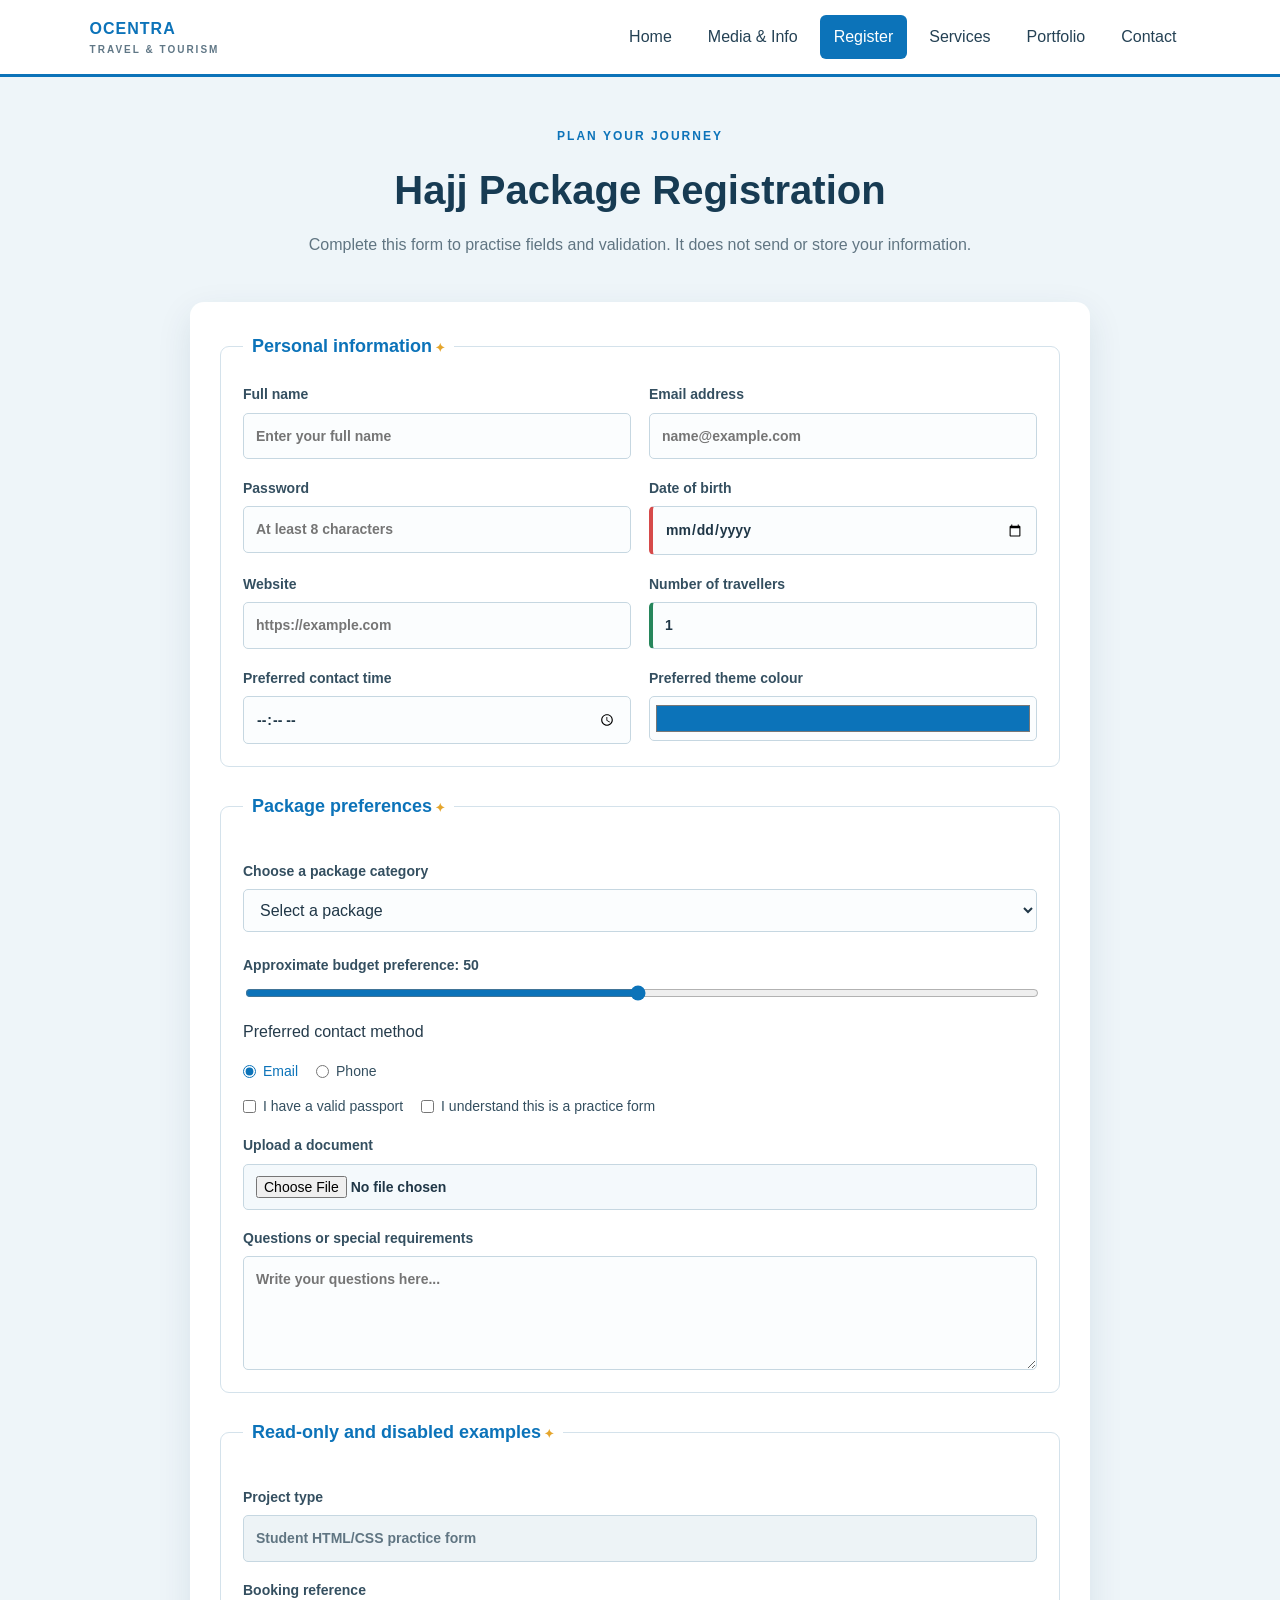
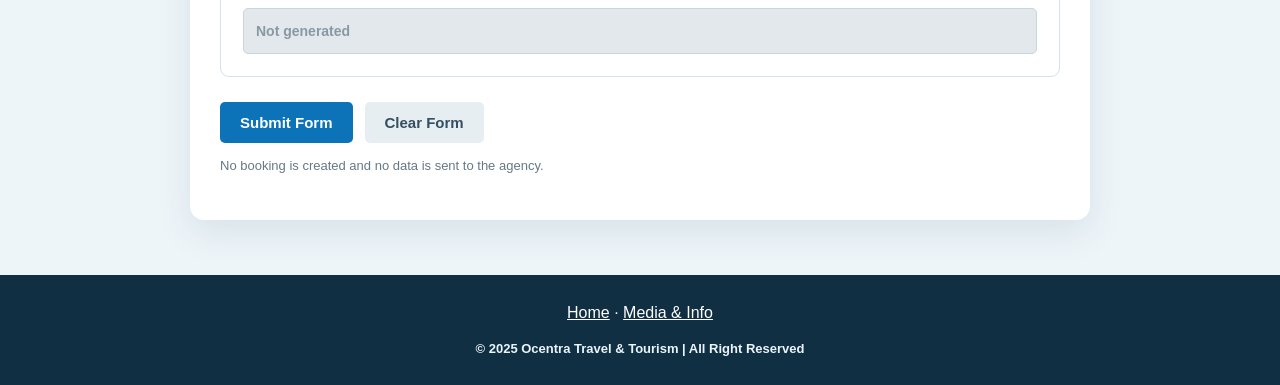
<file: register.html>
<!DOCTYPE html>
<html lang="en">
<head>
    <meta charset="UTF-8">
    <meta name="viewport" content="width=device-width, initial-scale=1.0">
    <title>Registration | Ocentra Travel</title>
    <link rel="stylesheet" href="register.css">
</head>
<body>
    <header class="register-header">
        <div class="brand">OCENTRA <span>TRAVEL &amp; TOURISM</span></div>
        <nav aria-label="Main navigation">
            <a href="index.html">Home</a>
            <a href="media.html">Media &amp; Info</a>
            <a class="active" href="register.html">Register</a>
            <a href="services.html">Services</a>
            <a href="portfolio.html">Portfolio</a>
            <a href="contact.html">Contact</a>
        </nav>
    </header>

    <main>
        <section class="form-intro">
            <p class="eyebrow">PLAN YOUR JOURNEY</p>
            <h1>Hajj Package Registration</h1>
            <p>Complete this form to practise fields and validation. It does not send or store your information.</p>
        </section>

        <form class="registration-form" action="#" method="get">
            <fieldset>
                <legend>Personal information</legend>
                <div class="form-grid">
                    <label>Full name
                        <input type="text" name="full-name" placeholder="Enter your full name" required minlength="3" maxlength="50">
                    </label>
                    <label>Email address
                        <input type="email" name="email" placeholder="name@example.com" required>
                    </label>
                    <label>Password
                        <input type="password" name="password" placeholder="At least 8 characters" required minlength="8" maxlength="30">
                    </label>
                    <label>Date of birth
                        <input type="date" name="birth-date" required>
                    </label>
                    <label>Website
                        <input type="url" name="website" placeholder="https://example.com">
                    </label>
                    <label>Number of travellers
                        <input type="number" name="travellers" min="1" max="20" value="1" required>
                    </label>
                    <label>Preferred contact time
                        <input type="time" name="contact-time">
                    </label>
                    <label>Preferred theme colour
                        <input type="color" name="theme-colour" value="#0c73b9">
                    </label>
                </div>
            </fieldset>

            <fieldset>
                <legend>Package preferences</legend>
                <label class="full-label" for="package">Choose a package category</label>
                <select id="package" name="package" required>
                    <option value="" disabled selected>Select a package</option>
                    <option value="economy">Economy</option>
                    <option value="standard">Standard</option>
                    <option value="vip">VIP</option>
                </select>

                <label class="full-label range-label" for="budget">Approximate budget preference: <output id="budget-value">50</output></label>
                <input id="budget" type="range" name="budget" min="1" max="100" value="50" oninput="document.getElementById('budget-value').value=this.value">

                <p class="full-label">Preferred contact method</p>
                <div class="choice-row">
                    <label><input type="radio" name="contact-method" value="email" checked> Email</label>
                    <label><input type="radio" name="contact-method" value="phone"> Phone</label>
                </div>

                <div class="choice-row">
                    <label><input type="checkbox" name="documents" value="passport"> I have a valid passport</label>
                    <label><input type="checkbox" name="terms" value="accepted" required> I understand this is a practice form</label>
                </div>

                <label class="full-label">Upload a document
                    <input type="file" name="document">
                </label>
                <label class="full-label">Questions or special requirements
                    <textarea name="notes" rows="4" maxlength="500" placeholder="Write your questions here..."></textarea>
                </label>
            </fieldset>

            <fieldset>
                <legend>Read-only and disabled examples</legend>
                <label class="full-label">Project type
                    <input type="text" value="Student HTML/CSS practice form" readonly>
                </label>
                <label class="full-label">Booking reference 
                    <input type="text" value="Not generated" disabled>
                </label>
            </fieldset>

            <div class="button-row">
                <button type="submit">Submit Form</button>
                <button class="reset-button" type="reset">Clear Form</button>
            </div>
            <p class="form-note">No booking is created and no data is sent to the agency.</p>
        </form>
    </main>

    <footer><a href="index.html">Home</a> · <a href="media.html">Media &amp; Info</a><p><strong>© 2025 Ocentra Travel & Tourism | All Right Reserved</strong></p></footer>
</body>
</html>
</file>
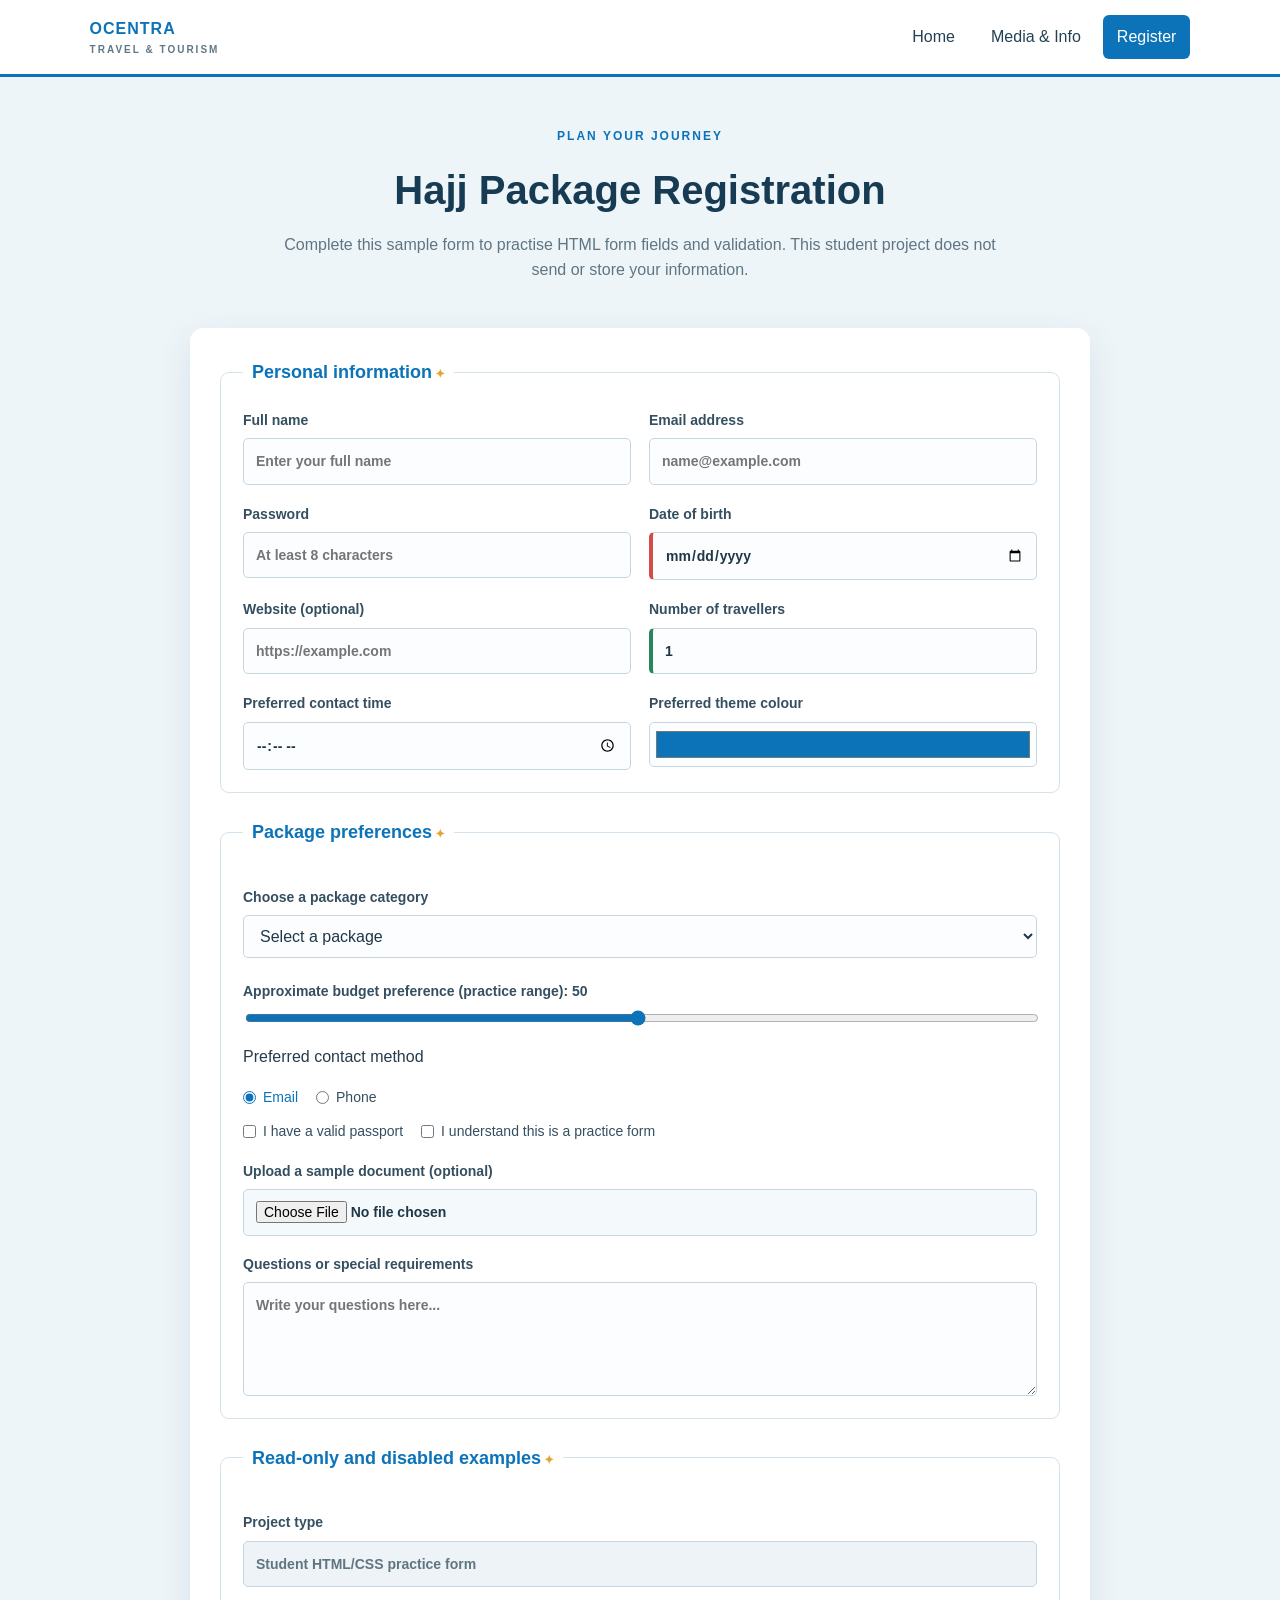
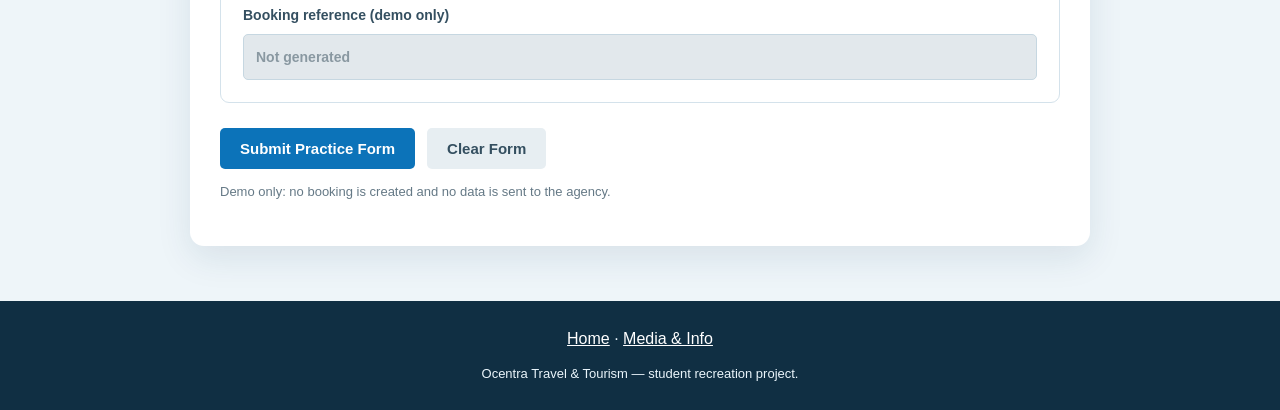
<file: web assignment/register.html>
<!DOCTYPE html>
<html lang="en">
<head>
    <meta charset="UTF-8">
    <meta name="viewport" content="width=device-width, initial-scale=1.0">
    <title>Registration | Ocentra Travel</title>
    <link rel="stylesheet" href="register.css">
</head>
<body>
    <header class="register-header">
        <div class="brand">OCENTRA <span>TRAVEL &amp; TOURISM</span></div>
        <nav aria-label="Main navigation">
            <a href="index.html">Home</a>
            <a href="media.html">Media &amp; Info</a>
            <a class="active" href="register.html">Register</a>
        </nav>
    </header>

    <main>
        <section class="form-intro">
            <p class="eyebrow">PLAN YOUR JOURNEY</p>
            <h1>Hajj Package Registration</h1>
            <p>Complete this sample form to practise HTML form fields and validation. This student project does not send or store your information.</p>
        </section>

        <form class="registration-form" action="#" method="get">
            <fieldset>
                <legend>Personal information</legend>
                <div class="form-grid">
                    <label>Full name
                        <input type="text" name="full-name" placeholder="Enter your full name" required minlength="3" maxlength="50">
                    </label>
                    <label>Email address
                        <input type="email" name="email" placeholder="name@example.com" required>
                    </label>
                    <label>Password
                        <input type="password" name="password" placeholder="At least 8 characters" required minlength="8" maxlength="30">
                    </label>
                    <label>Date of birth
                        <input type="date" name="birth-date" required>
                    </label>
                    <label>Website (optional)
                        <input type="url" name="website" placeholder="https://example.com">
                    </label>
                    <label>Number of travellers
                        <input type="number" name="travellers" min="1" max="20" value="1" required>
                    </label>
                    <label>Preferred contact time
                        <input type="time" name="contact-time">
                    </label>
                    <label>Preferred theme colour
                        <input type="color" name="theme-colour" value="#0c73b9">
                    </label>
                </div>
            </fieldset>

            <fieldset>
                <legend>Package preferences</legend>
                <label class="full-label" for="package">Choose a package category</label>
                <select id="package" name="package" required>
                    <option value="" disabled selected>Select a package</option>
                    <option value="economy">Economy</option>
                    <option value="standard">Standard</option>
                    <option value="vip">VIP</option>
                </select>

                <label class="full-label range-label" for="budget">Approximate budget preference (practice range): <output id="budget-value">50</output></label>
                <input id="budget" type="range" name="budget" min="1" max="100" value="50" oninput="document.getElementById('budget-value').value=this.value">

                <p class="full-label">Preferred contact method</p>
                <div class="choice-row">
                    <label><input type="radio" name="contact-method" value="email" checked> Email</label>
                    <label><input type="radio" name="contact-method" value="phone"> Phone</label>
                </div>

                <div class="choice-row">
                    <label><input type="checkbox" name="documents" value="passport"> I have a valid passport</label>
                    <label><input type="checkbox" name="terms" value="accepted" required> I understand this is a practice form</label>
                </div>

                <label class="full-label">Upload a sample document (optional)
                    <input type="file" name="document">
                </label>
                <label class="full-label">Questions or special requirements
                    <textarea name="notes" rows="4" maxlength="500" placeholder="Write your questions here..."></textarea>
                </label>
            </fieldset>

            <fieldset>
                <legend>Read-only and disabled examples</legend>
                <label class="full-label">Project type
                    <input type="text" value="Student HTML/CSS practice form" readonly>
                </label>
                <label class="full-label">Booking reference (demo only)
                    <input type="text" value="Not generated" disabled>
                </label>
            </fieldset>

            <div class="button-row">
                <button type="submit">Submit Practice Form</button>
                <button class="reset-button" type="reset">Clear Form</button>
            </div>
            <p class="form-note">Demo only: no booking is created and no data is sent to the agency.</p>
        </form>
    </main>

    <footer><a href="index.html">Home</a> · <a href="media.html">Media &amp; Info</a><p>Ocentra Travel &amp; Tourism — student recreation project.</p></footer>
</body>
</html>
</file>
<file: register.css>
* {
    box-sizing: border-box;
}

body {
    margin: 0;
    font-family: Arial, Helvetica, sans-serif;
    background: #eef5f9;
    color: #253b4b;
    line-height: 1.6;
}

.register-header {
    display: flex;
    justify-content: space-between;
    align-items: center;
    gap: 20px;
    padding: 15px 7%;
    background: #fff;
    border-bottom: 3px solid #0c73b9;
}

.brand {
    color: #0c73b9;
    font-weight: 800;
    letter-spacing: 1px;
}

.brand span {
    display: block;
    font-size: 10px;
    color: #607786;
    letter-spacing: 2px;
}

nav {
    display: flex;
    gap: 8px;
    flex-wrap: wrap;
}

nav a {
    padding: 9px 14px;
    color: #244154;
    text-decoration: none;
    border-radius: 6px;
}

nav a:hover,
nav a.active {
    color: #fff;
    background: #0c73b9;
}

.form-intro {
    padding: 38px 7% 20px;
    text-align: center;
}

.eyebrow {
    color: #0c73b9;
    font-size: 12px;
    font-weight: 800;
    letter-spacing: 2px;
}

h1 {
    margin: 4px 0 10px;
    color: #173b53;
    font-size: clamp(28px, 4vw, 40px);
}

.form-intro p:last-child {
    max-width: 720px;
    margin: auto;
    color: #607582;
}

.registration-form {
    width: 88%;
    max-width: 900px;
    margin: 25px auto 55px;
    padding: 30px;
    background: #fff;
    border-radius: 14px;
    box-shadow: 0 12px 35px rgba(22, 62, 85, .1);
}

fieldset {
    margin: 0 0 25px;
    padding: 22px;
    border: 1px solid #d4e2eb;
    border-radius: 9px;
}

legend {
    padding: 0 9px;
    color: #0c73b9;
    font-size: 18px;
    font-weight: 700;
}

.form-grid {
    display: grid;
    grid-template-columns: 1fr 1fr;
    gap: 18px;
}

label {
    display: block;
    color: #344f60;
    font-size: 14px;
    font-weight: 700;
}

input,
select,
textarea {
    display: block;
    width: 100%;
    margin-top: 7px;
    padding: 11px 12px;
    border: 1px solid #c6d7e1;
    border-radius: 5px;
    background: #fbfdfe;
    color: #203747;
    font: inherit;
}

input[type="radio"],
input[type="checkbox"] {
    display: inline-block;
    width: auto;
    margin: 0 7px 0 0;
    accent-color: #0c73b9;
}

input[type="color"] {
    height: 45px;
    padding: 4px;
}

input[type="range"] {
    padding: 0;
    accent-color: #0c73b9;
}

input[type="file"] {
    background: #f4f9fc;
}

input[readonly] {
    background: #edf3f6;
    color: #607582;
}

input:disabled {
    background: #e2e8ec;
    color: #8998a1;
    cursor: not-allowed;
}

input:focus,
select:focus,
textarea:focus {
    outline: 2px solid #617a88;
    border-color: #0c73b9;
}

input:required:valid {
    border-left: 4px solid #27865c;
}

input:required:invalid:not(:focus):not(:placeholder-shown) {
    border-left: 4px solid #d64a4a;
}

input[type="email"]:invalid:not(:placeholder-shown) {
    background: #fff5f5;
}

.full-label {
    margin-top: 17px;
}

.range-label {
    margin-top: 22px;
}

.choice-row {
    display: flex;
    flex-wrap: wrap;
    gap: 18px;
    margin: 12px 0;
}

.choice-row label {
    display: flex;
    align-items: center;
    font-weight: 400;
}

label:has(input:checked) {
    color: #0c73b9;
}

legend::after {
    content: " ✦";
    color: #e5a52c;
    font-size: 12px;
}

.button-row {
    display: flex;
    gap: 12px;
    flex-wrap: wrap;
}

button {
    padding: 12px 20px;
    border: 0;
    border-radius: 5px;
    background: #0c73b9;
    color: white;
    font-size: 15px;
    font-weight: 700;
    cursor: pointer;
}

button:hover {
    background: #084f80;
}

button:focus {
    outline: 3px solid #a9d9f2;
    outline-offset: 2px;
}

button.reset-button {
    background: #e7eef2;
    color: #344f60;
}

button.reset-button:hover {
    background: #d3e1e9;
}

.form-note {
    color: #657986;
    font-size: 13px;
}

footer {
    padding: 25px;
    text-align: center;
    background: #102f43;
    color: #eaf5fb;
}

footer a {
    color: white;
}

footer p {
    margin-bottom: 0;
    font-size: 13px;
}

@media (max-width: 650px) {
    .register-header {
        flex-direction: column;
    }

    .registration-form {
        width: 94%;
        padding: 17px;
    }

    .form-grid {
        grid-template-columns: 1fr;
    }

    fieldset {
        padding: 15px;
    }
}
</file>
<file: web assignment/register.css>
/* Register page stylesheet: attribute selectors, combinators and pseudo-classes/elements */
* { box-sizing: border-box; }
body { margin: 0; font-family: Arial, Helvetica, sans-serif; background: #eef5f9; color: #253b4b; line-height: 1.6; }
.register-header { display: flex; justify-content: space-between; align-items: center; gap: 20px; padding: 15px 7%; background: #fff; border-bottom: 3px solid #0c73b9; }
.brand { color: #0c73b9; font-weight: 800; letter-spacing: 1px; }
.brand span { display: block; font-size: 10px; color: #607786; letter-spacing: 2px; }
nav { display: flex; gap: 8px; flex-wrap: wrap; }
nav a { padding: 9px 14px; color: #244154; text-decoration: none; border-radius: 6px; }
nav a:hover, nav a.active { color: #fff; background: #0c73b9; }
.form-intro { padding: 38px 7% 20px; text-align: center; }
.eyebrow { color: #0c73b9; font-size: 12px; font-weight: 800; letter-spacing: 2px; }
h1 { margin: 4px 0 10px; color: #173b53; font-size: clamp(28px, 4vw, 40px); }
.form-intro p:last-child { max-width: 720px; margin: auto; color: #607582; }
.registration-form { width: 88%; max-width: 900px; margin: 25px auto 55px; padding: 30px; background: #fff; border-radius: 14px; box-shadow: 0 12px 35px rgba(22, 62, 85, .1); }
fieldset { margin: 0 0 25px; padding: 22px; border: 1px solid #d4e2eb; border-radius: 9px; }
legend { padding: 0 9px; color: #0c73b9; font-size: 18px; font-weight: 700; }
.form-grid { display: grid; grid-template-columns: 1fr 1fr; gap: 18px; }
label { display: block; color: #344f60; font-size: 14px; font-weight: 700; }
input, select, textarea { display: block; width: 100%; margin-top: 7px; padding: 11px 12px; border: 1px solid #c6d7e1; border-radius: 5px; background: #fbfdfe; color: #203747; font: inherit; }
input[type="radio"], input[type="checkbox"] { display: inline-block; width: auto; margin: 0 7px 0 0; accent-color: #0c73b9; }
input[type="color"] { height: 45px; padding: 4px; }
input[type="range"] { padding: 0; accent-color: #0c73b9; }
input[type="file"] { background: #f4f9fc; }
input[readonly] { background: #edf3f6; color: #607582; }
input:disabled { background: #e2e8ec; color: #8998a1; cursor: not-allowed; }
input:focus, select:focus, textarea:focus { outline: 2px solid #8ccdf0; border-color: #0c73b9; }
input:required:valid { border-left: 4px solid #27865c; }
input:required:invalid:not(:focus):not(:placeholder-shown) { border-left: 4px solid #d64a4a; }
input[type="email"]:invalid:not(:placeholder-shown) { background: #fff5f5; }
.full-label { margin-top: 17px; }
.range-label { margin-top: 22px; }
.choice-row { display: flex; flex-wrap: wrap; gap: 18px; margin: 12px 0; }
.choice-row label { display: flex; align-items: center; font-weight: 400; }
label:has(input:checked) { color: #0c73b9; }
legend::after { content: " ✦"; color: #e5a52c; font-size: 12px; }
.button-row { display: flex; gap: 12px; flex-wrap: wrap; }
button { padding: 12px 20px; border: 0; border-radius: 5px; background: #0c73b9; color: white; font-size: 15px; font-weight: 700; cursor: pointer; }
button:hover { background: #084f80; }
button:focus { outline: 3px solid #a9d9f2; outline-offset: 2px; }
button.reset-button { background: #e7eef2; color: #344f60; }
button.reset-button:hover { background: #d3e1e9; }
.form-note { color: #657986; font-size: 13px; }
footer { padding: 25px; text-align: center; background: #102f43; color: #eaf5fb; }
footer a { color: white; }
footer p { margin-bottom: 0; font-size: 13px; }
@media (max-width: 650px) {
  .register-header { flex-direction: column; }
  .registration-form { width: 94%; padding: 17px; }
  .form-grid { grid-template-columns: 1fr; }
  fieldset { padding: 15px; }
}
</file>
